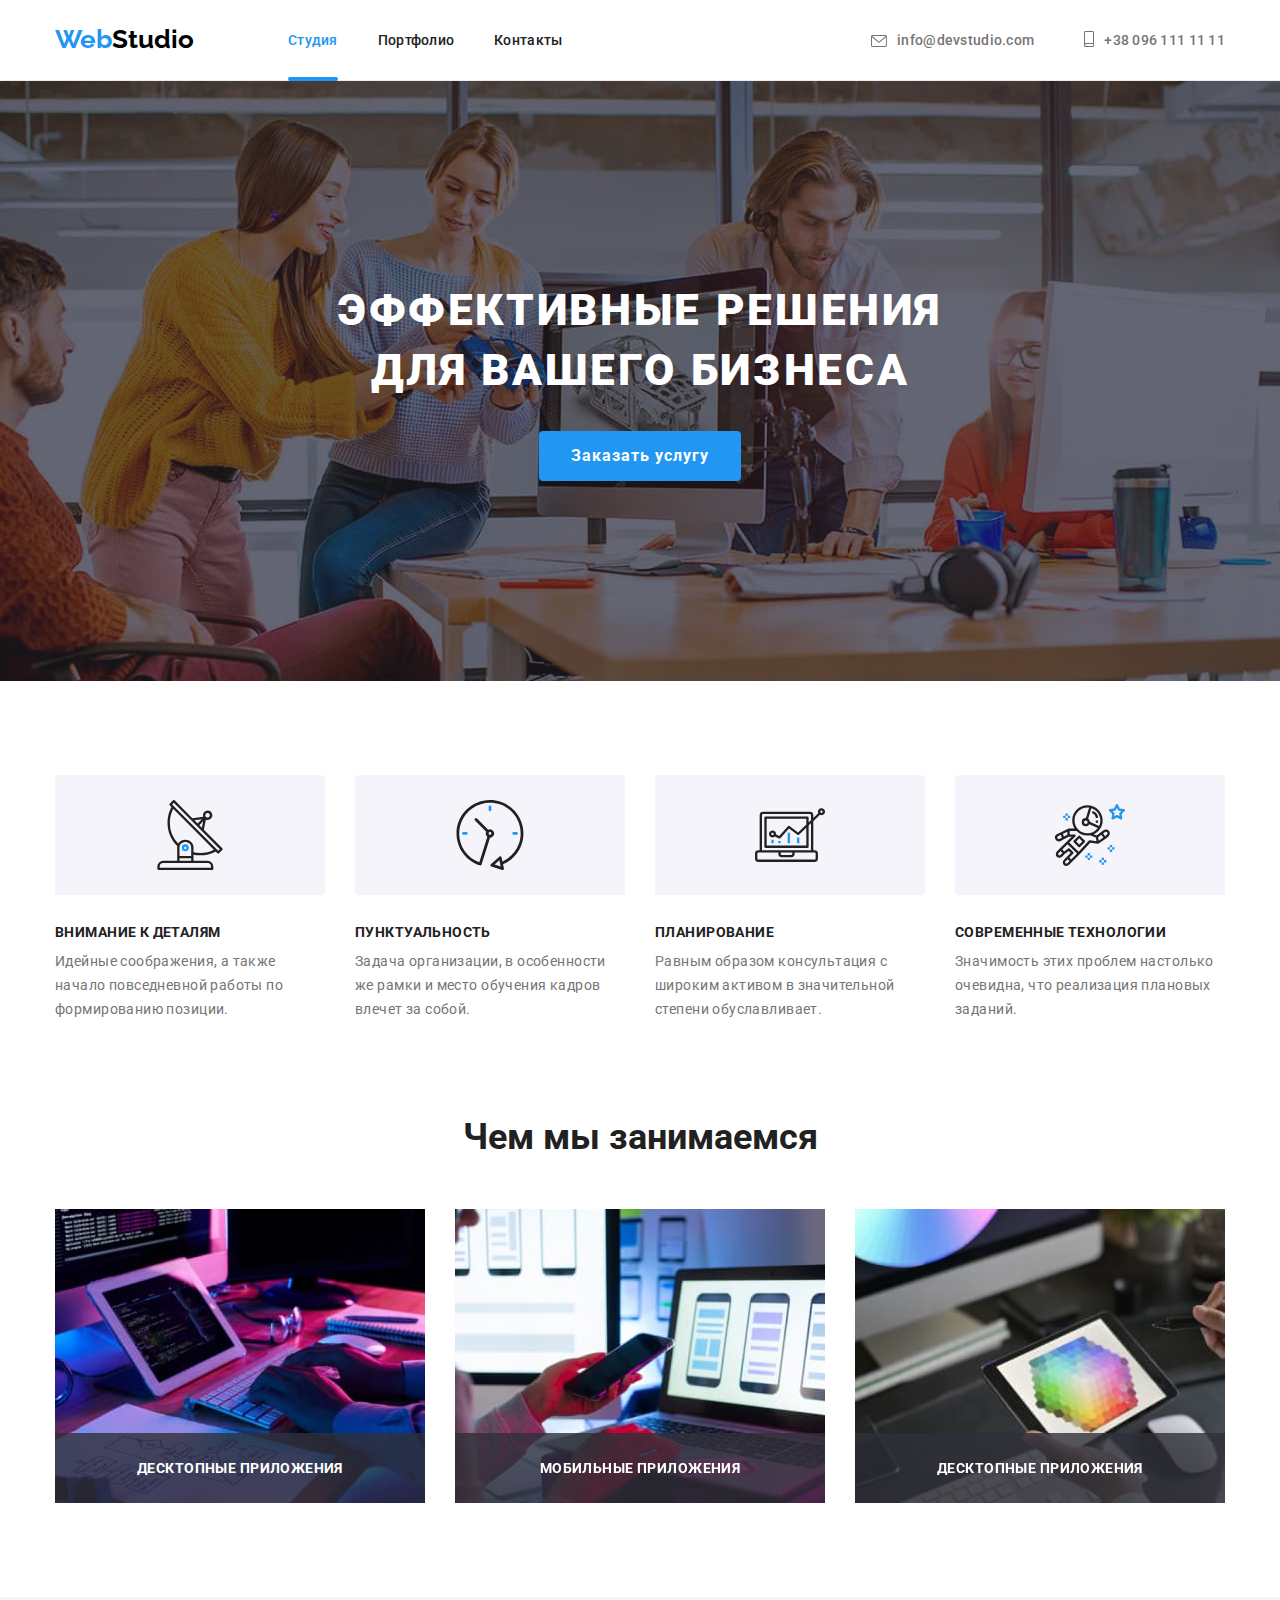
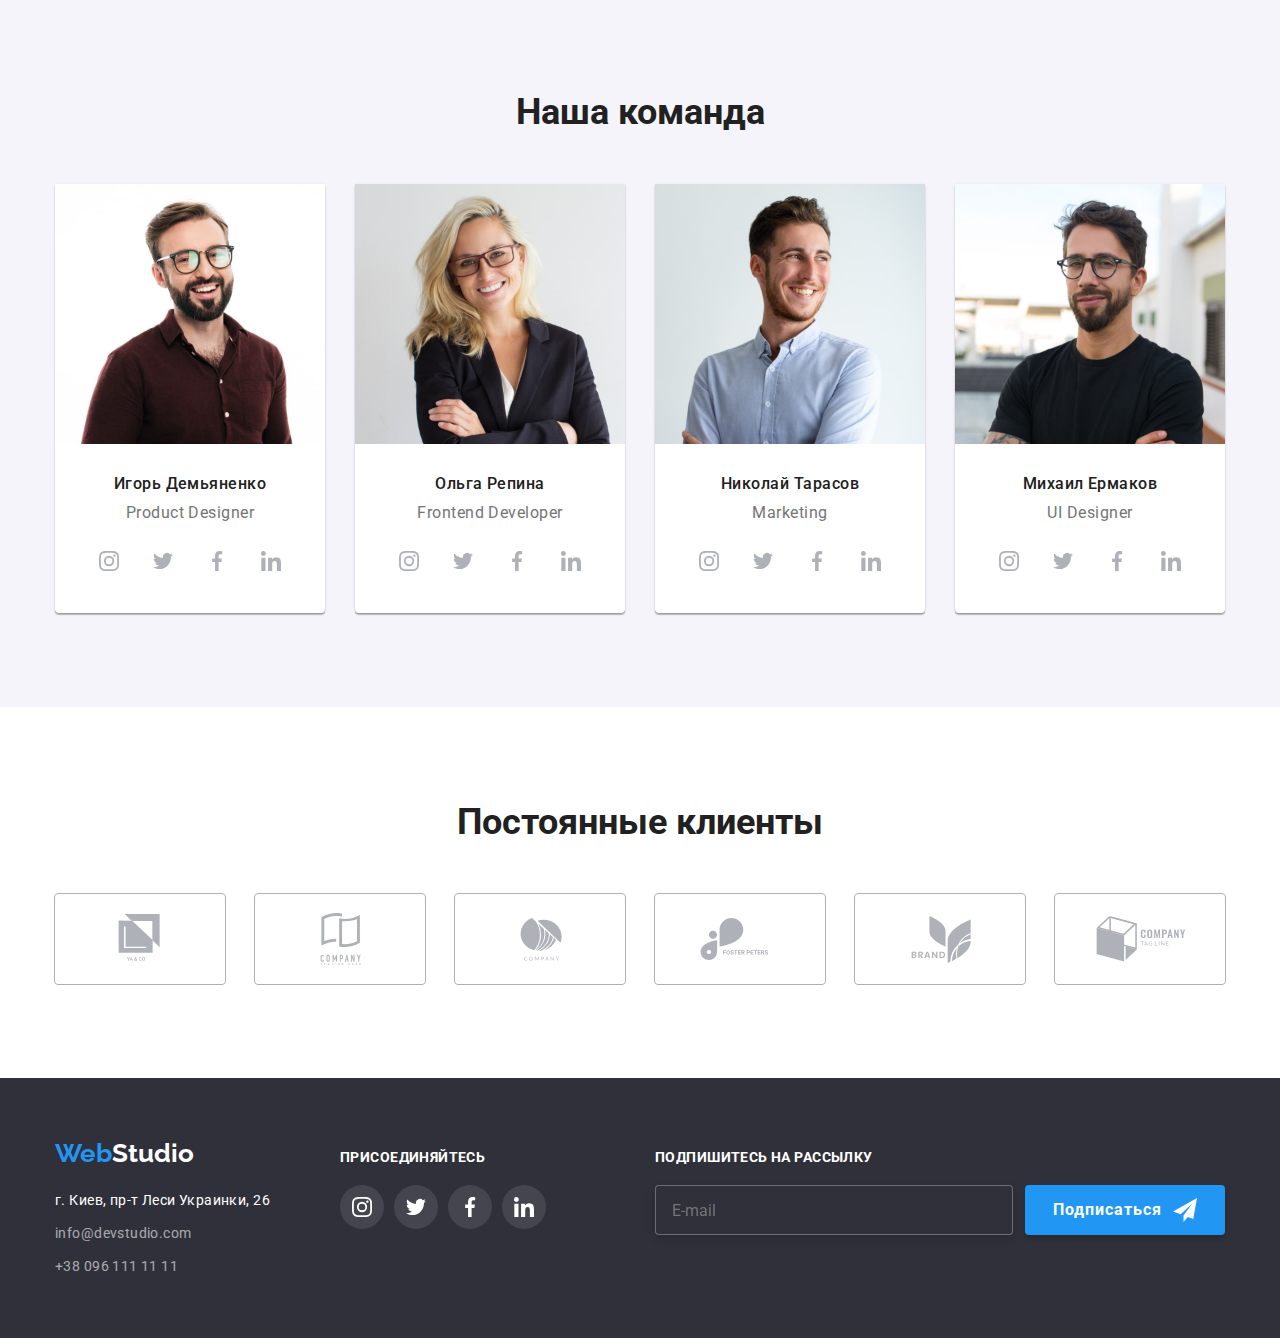
<file: index.html>
<!DOCTYPE html>
<html lang="en">
<head>
    <meta charset="UTF-8">
    <meta name="viewport" content="width=device-width, initial-scale=1.0">
    <link rel="preconnect" href="https://fonts.gstatic.com">
    <link rel="preconnect" href="https://fonts.gstatic.com">
    <link rel="preconnect" href="https://fonts.gstatic.com">
    <link
        href="https://fonts.googleapis.com/css2?family=Raleway:wght@700&family=Roboto:ital,wght@0,400;0,500;0,700;1,900&display=swap"
        rel="stylesheet">
    <!-- <link rel="stylesheet" href="./modern-normalize.css">     -->
    <link rel="stylesheet" href="./css/main.min.css">
    <title>WebStudio</title>
</head>
<body>
        <!--header-->
        <header class="header">
            <nav>
        
                <div class="container">
                    <a class="logo" href="/"><span>Web</span>Studio</a>
                    <ul class="nav-list">
                        <li class="item">
                            <a class="link current" href="./index.html">Студия</a>
                        </li>
                        <li class="item">
                            <a class="link" href="./portfolio.html">Портфолио</a>
                        </li>
                        <li class="item">
                            <a class="link" href="">Контакты</a>
                        </li>
                    </ul>
        
                    <ul class="nav-contacts">
                        <li class="item"> 
                            <a class="link" href="mailto:info@devstudio.com"><svg class="link-mail">
                                <use href="./sprite.svg#icon-mail"></use>
                            </svg>info@devstudio.com</a>
                        </li>
                        <li class="item"> 
                            <a class="link" href="tel:+380961111111"><svg class="link-phone" width="10" heigdht="16">
                                <use href="./sprite.svg#icon-telephone"></use>
                            </svg>+38 096 111 11 11</a>
                        </li>
                    </ul>
                </div>
        
            </nav>
        </header>
        
        <main>
        
            <!--hero-->
        
            <section class="hero">
                <div class="wrapper-hero">
                    <h1 class="hero-title">Эффективные решения для вашего бизнеса</h1>
                    <button class="button" href="#" data-modal-open>Заказать услугу</button>
                </div>
            </section>

            <div class="backdrop is-hidden" data-modal>
                <div class="modal">
                    <button class="button-close" data-modal-close>
                        <svg class="icon-close">
                            <use href="./sprite.svg#icon-close"></use>
                        </svg>
                    </button>
                    <form class="form" action="#" autocomplete="off">
                        <h2>Оставьте свои данные, мы вам перезвоним</h2>
                        <div class="inputs">
                            <label class="label-form">
                                <span class="text-form">Имя</span>
                                <input class="input-form" type="text">
                                <svg width="18" height="18">
                                    <use href="./sprite.svg#icon-person-black"></use>
                                </svg>
                            </label>
                            <label class="label-form">
                                <span class="text-form">Телефон</span>
                                <input class="input-form" type="tel">
                                <svg width="18" height="18">
                                    <use href="./sprite.svg#icon-phone-black"></use>
                                </svg>
                            </label>
                            <label class="label-form">
                                <span class="text-form">Почта</span>
                                <input class="input-form" type="mail">
                                <svg width="18" height="18">
                                    <use href="./sprite.svg#icon-email-black"></use>
                                </svg>
                            </label>
                            <label class="label-form">
                                <span class="text-form">Комментарий</span>
                                <textarea class="input-form comment" name="comment" cols="45" rows="5" placeholder="Введите текст"></textarea>

                            </label>
                        </div>
                        <div class="checkbox">
                            <label class="lable-checkbox">
                                <input class="input-checkbox" type="checkbox" value="agree" name="checkbox">
                                <svg width="16" height="15">
                                    <use href="./sprite.svg#icon-border-check"></use>
                                </svg>
                                <span class="checkbox-text">Соглашаюсь с рассылкой и принимаю</span> 
                                <a class="checkbox-link" href=""> Условия договора</a>
                            </label>
                        </div>
                        <button class="button-modal"><span>Отправить</span></button>
                    </form>
                </div>
            </div>
        
            <!--advantages-->
        
            <section class="advantages">
                <div class="container">
                    <!-- <h2>Почему именно мы</h2> -->
                    <ul class="advantages-list">
                        <li class="advantages-item">
                            <div class="wrapper-icons">
                                <svg class="advantages-icon">
                                    <use href="./sprite.svg#icon-antenna"></use>
                                </svg>
                            </div>
                            <h3 class="advantages-title">Внимание к деталям</h3>
                            <p class="advantages-text">Идейные соображения, а также начало повседневной
                                работы по формированию позиции.
                            </p>
                        </li>
                        <li class="advantages-item">
                            <div class="wrapper-icons">
                                <svg class="advantages-icon">
                                    <use href="./sprite.svg#icon-clock"></use>
                                </svg>
                            </div>
                            <h3 class="advantages-title">Пунктуальность</h3>
                            <p class="advantages-text">Задача организации, в особенности же рамки и место
                                обучения кадров влечет за собой.
                            </p>
                        </li>
                        <li class="advantages-item">
                            <div class="wrapper-icons">
                                <svg class="advantages-icon">
                                    <use href="./sprite.svg#icon-diagram"></use>
                                </svg>
                            </div>
                            <h3 class="advantages-title">Планирование</h3>
                            <p class="advantages-text">Равным образом консультация с широким активом в
                                значительной степени обуславливает.
                            </p>
                        </li>
                        <li class="advantages-item">
                            <div class="wrapper-icons">
                                <svg class="advantages-icon">
                                    <use href="./sprite.svg#icon-astronaut"></use>
                                </svg>
                            </div>
                            <h3 class="advantages-title">Современные технологии</h3>
                            <p class="advantages-text">Значимость этих проблем настолько очевидна,
                                что реализация плановых заданий.
                            </p>
                        </li>
                    </ul>
                </div>
            </section>
        
            <!--activity-->
        
            <section class="activity">
                <div class="container">
                    <h2 class="title">Чем мы занимаемся</h2>
                    <ul class="activity-list">
                        <li class="activity-item">
                            <img src="./Images/work1.jpg" alt="" width="370">
                            <div class="activity-text">
                                <p>Десктопные приложения</p>
                            </div>
                        </li>
                        <li class="activity-item">
                            <img src="./Images/work2.jpg" alt="" width="370">
                            <div class="activity-text">
                                <p>Мобильные приложения</p>
                            </div>
                        </li>
                        <li class="activity-item">
                            <img src="./Images/work3.jpg" alt="" width="370">
                            <div class="activity-text">
                                <p>Десктопные приложения</p>
                            </div>
                        </li>
                    </ul>
                </div>
            </section>
        
            <!--team-->
        
            <section class="team">
                <div class="container">
                    <h2 class="title">Наша команда</h2>
                    <ul class="team-list">
                        <li class="team-item">
                            <img src="./Images/specialist1.jpg" alt="" width="270">
                            <h3 class="employee">Игорь Демьяненко</h3>
                            <p class="position">Product Designer</p>
                            <ul class="social-networks">
                                <li class="social-icons-wr">
                                    <a class="social-icons"  href="">
                                        <svg class="social-icon">
                                            <use href="./sprite.svg#icon-instagram"  width="20" height="20"></use>
                                        </svg>
                                    </a>
                                </li>
                                <li class="social-icons-wr">
                                    <a class="social-icons" href="">
                                        <svg class="social-icon">
                                            <use href="./sprite.svg#icon-twitter" width="20" height="20"></use>
                                        </svg>
                                    </a>
                                </li>
                                <li class="social-icons-wr">
                                <a class="social-icons" href="">
                                    <svg class="social-icon">
                                        <use href="./sprite.svg#icon-facebook" width="20" height="20"></use>
                                    </svg>
                                </a>
                                </li>
                                <li class="social-icons-wr">
                                    <a class="social-icons" href="">
                                        <svg class="social-icon">
                                            <use href="./sprite.svg#icon-linkedin" width="20" height="20"></use>
                                        </svg>
                                    </a>
                                </li>
                            </ul>
                        </li>
                        <li class="team-item">
                            <img src="./Images/specialist2.jpg" alt="" width="270">
                            <h3 class="employee">Ольга Репина</h3>
                            <p class="position">Frontend Developer</p>
                            <ul class="social-networks">
                                <li class="social-icons-wr">
                                    <a class="social-icons" href="">
                                        <svg class="social-icon">
                                            <use href="./sprite.svg#icon-instagram" width="20" height="20"></use>
                                        </svg>
                                    </a>
                                </li>
                                <li class="social-icons-wr">
                                    <a class="social-icons" href="">
                                        <svg class="social-icon">
                                            <use href="./sprite.svg#icon-twitter" width="20" height="20"></use>
                                        </svg>
                                    </a>
                                </li>
                                <li class="social-icons-wr">
                                    <a class="social-icons" href="">
                                        <svg class="social-icon">
                                            <use href="./sprite.svg#icon-facebook" width="20" height="20"></use>
                                        </svg>
                                    </a>
                                </li>
                                <li class="social-icons-wr">
                                    <a class="social-icons" href="">
                                        <svg class="social-icon">
                                            <use href="./sprite.svg#icon-linkedin" width="20" height="20"></use>
                                        </svg>
                                    </a>
                                </li>
                            </ul>
                        </li>
                        <li class="team-item">
                            <img src="./Images/specialist3.jpg" alt="" width="270">
                            <h3 class="employee">Николай Тарасов</h3>
                            <p class="position">Marketing</p>
                            <ul class="social-networks">
                                <li class="social-icons-wr">
                                    <a class="social-icons" href="">
                                        <svg class="social-icon">
                                            <use href="./sprite.svg#icon-instagram" width="20" height="20"></use>
                                        </svg>
                                    </a>
                                </li>
                                <li class="social-icons-wr">
                                    <a class="social-icons" href="">
                                        <svg class="social-icon">
                                            <use href="./sprite.svg#icon-twitter" width="20" height="20"></use>
                                        </svg>
                                    </a>
                                </li>
                                <li class="social-icons-wr">
                                    <a class="social-icons" href="">
                                        <svg class="social-icon">
                                            <use href="./sprite.svg#icon-facebook" width="20" height="20"></use>
                                        </svg>
                                    </a>
                                </li>
                                <li class="social-icons-wr">
                                    <a class="social-icons" href="">
                                        <svg class="social-icon">
                                            <use href="./sprite.svg#icon-linkedin" width="20" height="20"></use>
                                        </svg>
                                    </a>
                                </li>
                            </ul>
                        </li>
                        <li class="team-item">
                            <img src="./Images/specialist4.jpg" alt="" width="270">
                            <h3 class="employee">Михаил Ермаков</h3>
                            <p class="position">UI Designer</p>
                            <ul class="social-networks">
                                <li class="social-icons-wr">
                                    <a class="social-icons" href="">
                                        <svg class="social-icon">
                                            <use href="./sprite.svg#icon-instagram" width="20" height="20"></use>
                                        </svg>
                                    </a>
                                </li>
                                <li class="social-icons-wr">
                                    <a class="social-icons" href="">
                                        <svg class="social-icon">
                                            <use href="./sprite.svg#icon-twitter" width="20" height="20"></use>
                                        </svg>
                                    </a>
                                </li>
                                <li class="social-icons-wr">
                                    <a class="social-icons" href="">
                                        <svg class="social-icon">
                                            <use href="./sprite.svg#icon-facebook" width="20" height="20"></use>
                                        </svg>
                                    </a>
                                </li>
                                <li class="social-icons-wr">
                                    <a class="social-icons" href="">
                                        <svg class="social-icon">
                                            <use href="./sprite.svg#icon-linkedin" width="20" height="20"></use>
                                        </svg>
                                    </a>
                                </li>
                            </ul>
                        </li>
                    </ul>
                </div>
            </section>

            <!-- clients -->

            <section class="clients">
                <div class="container">
                    <h2 class="title">Постоянные клиенты</h2>
                    <ul class="clients-list">
                        <li class="clients-wrapper">
                            <a class="clients-icons" href="">
                                <svg class="clients-icon">
                                    <use href="./sprite.svg#icon-client-1"></use>
                                </svg>
                            </a>
                        </li>
                        <li class="clients-wrapper">
                            <a class="clients-icons" href="">
                                <svg class="clients-icon">
                                    <use href="./sprite.svg#icon-client-2"></use>
                                </svg>
                            </a>
                        </li>
                        <li class="clients-wrapper">
                            <a class="clients-icons" href="">
                                <svg class="clients-icon">
                                    <use href="./sprite.svg#icon-client-3"></use>
                                </svg>
                            </a>
                        </li>
                        <li class="clients-wrapper">
                            <a class="clients-icons" href="">
                                <svg class="clients-icon">
                                    <use href="./sprite.svg#icon-client-4"></use>
                                </svg>
                            </a>
                        </li>
                        <li class="clients-wrapper">
                            <a class="clients-icons" href="">
                                <svg class="clients-icon">
                                    <use href="./sprite.svg#icon-client-5"></use>
                                </svg>
                            </a>
                        </li>
                        <li class="clients-wrapper">
                            <a class="clients-icons" href="">
                                <svg class="clients-icon">
                                    <use href="./sprite.svg#icon-client-6"></use>
                                </svg>
                            </a>
                        </li>
                    </ul>
                </div>
            </section>
        </main>
        
        <!--Footer-->
        
        <footer class="footer">
            <div class="container footer-container">
                <div>
                    <a class="logo" href="/"><span>Web</span>Studio</a>
                    <address>
                        <ul>
                            <li class="footer-item">
                                <a class="physical-addr" href="https://goo.gl/maps/uuf63Y5LSHBS14dH9" target="blank">
                                    г. Киев, пр-т Леси Украинки, 26
                                </a>
                            </li>
                            <li class="footer-item">
                                <a class="connection" href="mailto:info@devstudio.com">info@devstudio.com</a>
                            </li>
                            <li class="footer-item">
                                <a class="connection" href="tel:+380961111111">+38 096 111 11 11</a>
                            </li>
                        </ul>
                    </address>
                </div>
                <div class="social-links">
                    <h3 class="ft-icons-title">присоединяйтесь</h3>
                    <ul class="social-networks ft-icons">
                        <li class="social-icons-wr">
                            <a class="social-icons " href="">
                                <svg class="social-icon">
                                    <use href="./sprite.svg#icon-instagram" width="20" height="20"></use>
                                </svg>
                            </a>
                        </li>
                        <li class="social-icons-wr">
                            <a class="social-icons" href="">
                                <svg class="social-icon">
                                    <use href="./sprite.svg#icon-twitter" width="20" height="20"></use>
                                </svg>
                            </a>
                        </li>
                        <li class="social-icons-wr">
                            <a class="social-icons" href="">
                                <svg class="social-icon">
                                    <use href="./sprite.svg#icon-facebook" width="20" height="20"></use>
                                </svg>
                            </a>
                        </li>
                        <li class="social-icons-wr">
                            <a class="social-icons" href="">
                                <svg class="social-icon">
                                    <use href="./sprite.svg#icon-linkedin" width="20" height="20"></use>
                                </svg>
                            </a>
                        </li>
                    </ul>
                </div>
                <div class="send">
                    <h2>Подпишитесь на рассылку</h2>
                    <form class="form-send">
                        <label>
                                <input class="input-send" type="mail" name="input-send" placeholder="E-mail" autocomplete="off">
                        </label>
                        <button class="button-send"><span>Подписаться</span>
                            <svg width="24px" height="24px">
                                <use href="./sprite.svg#icon-send"></use>
                            </svg>
                        </button> 
                    </form>
                </div>
             </div> <!--container -->
        </footer>
<script src="./js/modal.js"></script>        
</body>
</html>
</file>
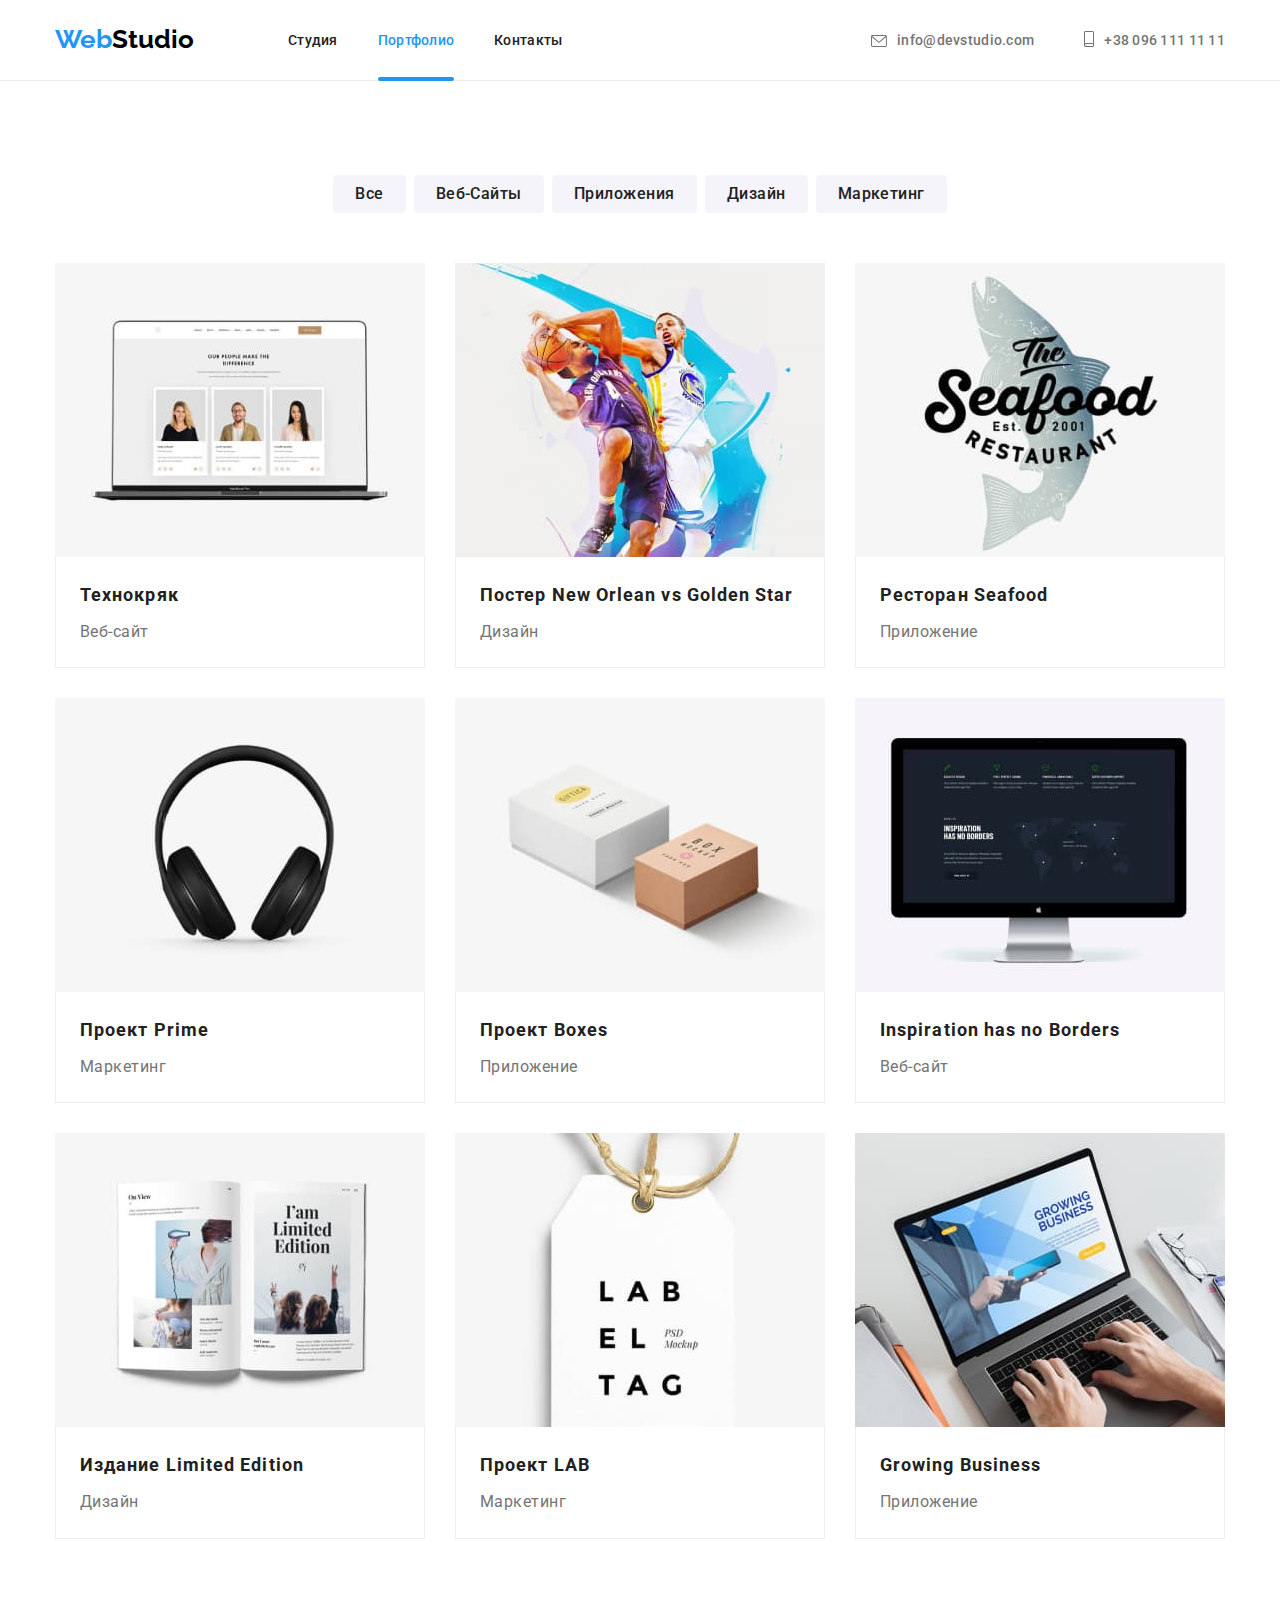
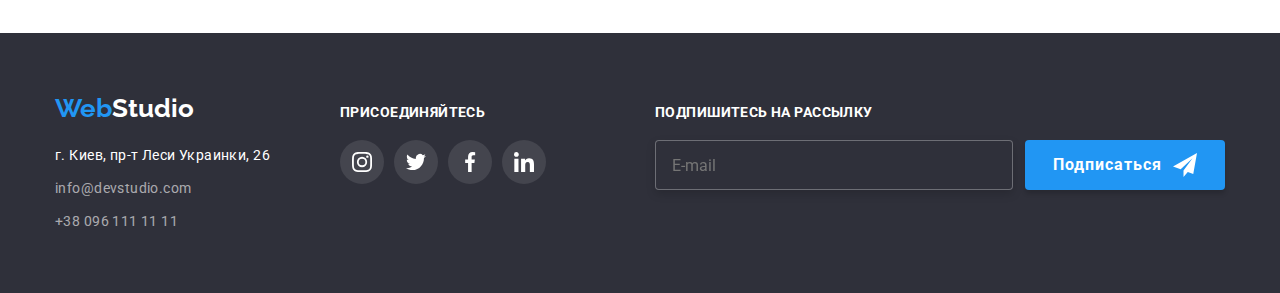
<file: portfolio.html>
<!DOCTYPE html>
<html lang="en">
<head>
    <meta charset="UTF-8">
    <meta name="viewport" content="width=device-width, initial-scale=1.0">
    <link rel="preconnect" href="https://fonts.gstatic.com">
    <link rel="preconnect" href="https://fonts.gstatic.com">
    <link rel="preconnect" href="https://fonts.gstatic.com">
    <link
        href="https://fonts.googleapis.com/css2?family=Raleway:wght@700&family=Roboto:ital,wght@0,400;0,500;0,700;1,900&display=swap"
        rel="stylesheet">
    <link rel="stylesheet" href="./css/main.min.css">
    <title>Portfolio</title>
</head>
<body>

        <!--header-->    
        <header class="header">
            <nav>
        
                <div class="container">
                    <a class="logo" href="/"><span>Web</span>Studio</a>
                    <ul class="nav-list">
                        <li class="item">
                            <a class="link " href="./index.html">Студия</a>
                        </li>
                        <li class="item">
                            <a class="link current" href="./portfolio.html">Портфолио</a>
                        </li>
                        <li class="item">
                            <a class="link" href="">Контакты</a>
                        </li>
                    </ul>
        
                    <ul class="nav-contacts">
                        <li class="item">
                            <a class="link" href="mailto:info@devstudio.com"><svg class="link-mail">
                                    <use href="./sprite.svg#icon-mail"></use>
                                </svg>info@devstudio.com</a>
                        </li>
                        <li class="item">
                            <a class="link" href="tel:+380961111111"><svg class="link-phone" width="10" heigdht="16">
                                    <use href="./sprite.svg#icon-telephone"></use>
                                </svg>+38 096 111 11 11</a>
                        </li>
                    </ul>
                </div>
        
            </nav>
        </header>

        <!--main-->
        <main>
            <section class="portfolio">
                <div class="container">
                    <h1 class="invisible">портфолио</h1>
                    <ul class="filters">
                        <li class="filter-item">
                            <button class="filter">все</button>
                        </li>
                        <li class="filter-item">
                            <button class="filter">веб-сайты</button>
                        </li>
                        <li class="filter-item">
                            <button class="filter">приложения</button>
                        </li>
                        <li class="filter-item">
                            <button class="filter">дизайн</button>
                        </li>
                        <li class="filter-item">
                            <button class="filter">маркетинг</button>
                        </li>
                    </ul>    

                    <ul class="projects">
                        <li class="card">
                            <a href=""> 
                                <div class="thumb">
                                    <div class="overlay">
                                        <p> Технокряк это современная площадка распространения коронавируса. Компании используют эту платформу для цифрового
                                            шпионажа и атак на защищённые сервера конкурентов.</p>
                                    </div>
                                    <img src="./Images/технокряк.jpg" alt="">
                                </div>
                                <div class="card-content">
                                    <h2 class="project">Технокряк</h2>
                                    <p class="type">Веб-сайт</p>
                                </div>
                            </a>
                    
                        </li>
                        <li class="card">
                            <a href="">
                                <div class="thumb">
                                    <div class="overlay">
                                       <p> Технокряк это современная площадка распространения коронавируса. Компании используют эту платформу для цифрового
                                        шпионажа и атак на защищённые сервера конкурентов.</p>
                                    </div>
                                    <img src="./Images/постер new orlean.jpg" alt="">
                                </div>
                                <div class="card-content">
                                    <h2 class="project">Постер New Orlean vs Golden Star</h2>
                                    <p class="type">Дизайн</p>
                                </div>
                            </a>
                    
                        </li>
                        <li class="card">
                            <a href=""> 
                                <div class="thumb">
                                    <div class="overlay">
                                        <p> Технокряк это современная площадка распространения коронавируса. Компании используют эту платформу для цифрового
                                            шпионажа и атак на защищённые сервера конкурентов.</p>
                                    </div>
                                    <img src="./Images/приложение seafood.jpg" alt="">
                                </div>
                                <div class="card-content">
                                    <h2 class="project">Ресторан Seafood</h2>
                                    <p class="type">Приложение</p>
                                </div>
                            </a>
                    
                        </li>
                        <li class="card">
                            <a href=""> 
                                <div class="thumb">
                                    <div class="overlay">
                                        <p> Технокряк это современная площадка распространения коронавируса. Компании используют эту платформу для цифрового
                                            шпионажа и атак на защищённые сервера конкурентов.</p>
                                    </div>
                                    <img src="./Images/проэкт prime.jpg" alt="">
                                </div>
                                <div class="card-content">
                                    <h2 class="project">Проект Prime</h2>
                                    <p class="type">Маркетинг</p>
                                </div>
                            </a>
                    
                        </li>
                        <li class="card">
                            <a href=""> 
                                <div class="thumb">
                                    <div class="overlay">
                                        <p> Технокряк это современная площадка распространения коронавируса. Компании используют эту платформу для цифрового
                                            шпионажа и атак на защищённые сервера конкурентов.</p>
                                    </div>
                                    <img src="./Images/проэкт boxes.jpg" alt="">
                                </div>
                                <div class="card-content">
                                    <h2 class="project">Проект Boxes</h2>
                                    <p class="type">Приложение</p>
                                </div>
                            </a>
                    
                        </li>
                        <li class="card">
                            <a href=""> 
                                <div class="thumb">
                                    <div class="overlay">
                                        <p> Технокряк это современная площадка распространения коронавируса. Компании используют эту платформу для цифрового
                                            шпионажа и атак на защищённые сервера конкурентов.</p>
                                    </div>
                                    <img src="./Images/inspiration.jpg" alt="">
                                </div>
                                <div class="card-content">
                                    <h2 class="project">Inspiration has no Borders</h2>
                                    <p class="type">Веб-сайт</p>
                                </div>
                            </a>
                    
                        </li>
                        <li class="card">
                            <a href=""> 
                                <div class="thumb">
                                    <div class="overlay">
                                        <p> Технокряк это современная площадка распространения коронавируса. Компании используют эту платформу для цифрового
                                            шпионажа и атак на защищённые сервера конкурентов.</p>
                                    </div>
                                    <img src="./Images/limited education.jpg" alt="">
                                </div>
                                <div class="card-content">
                                    <h2 class="project">Издание Limited Edition</h2>
                                    <p class="type">Дизайн</p>
                                </div>
                            </a>
                    
                        </li>
                        <li class="card">
                            <a href=""> 
                                <div class="thumb">
                                    <div class="overlay">
                                        <p> Технокряк это современная площадка распространения коронавируса. Компании используют эту платформу для цифрового
                                            шпионажа и атак на защищённые сервера конкурентов.</p>
                                    </div>
                                    <img src="./Images/проэкт lab.jpg" alt="">
                                </div>
                                <div class="card-content">
                                    <h2 class="project">Проект LAB</h2>
                                    <p class="type">Маркетинг</p>
                                </div>
                            </a>
                    
                        </li>
                        <li class="card">
                            <a href=""> 
                                <div class="thumb">
                                    <div class="overlay">
                                        <p> Технокряк это современная площадка распространения коронавируса. Компании используют эту платформу для цифрового
                                            шпионажа и атак на защищённые сервера конкурентов.</p>
                                    </div>
                                    <img src="./Images/growing business.jpg" alt="">
                                </div>
                                <div class="card-content">
                                    <h2 class="project">Growing Business</h2>
                                    <p class="type">Приложение</p>
                                </div>
                            </a>
                    
                        </li>
                    </ul>
                </div> 
            </section>

        </main>

        <!--Footer-->   
    <footer class="footer">
        <div class="container footer-container">
            <div>
                <a class="logo" href="/"><span>Web</span>Studio</a>
                <address>
                    <ul>
                        <li class="footer-item">
                            <a class="physical-addr" href="https://goo.gl/maps/uuf63Y5LSHBS14dH9" target="blank">
                                г. Киев, пр-т Леси Украинки, 26
                            </a>
                        </li>
                        <li class="footer-item">
                            <a class="connection" href="mailto:info@devstudio.com">info@devstudio.com</a>
                        </li>
                        <li class="footer-item">
                            <a class="connection" href="tel:+380961111111">+38 096 111 11 11</a>
                        </li>
                    </ul>
                </address>
            </div>
            <div class="social-links">
                <h3 class="ft-icons-title">присоединяйтесь</h3>
                <ul class="social-networks ft-icons">
                    <li class="social-icons-wr">
                        <a class="social-icons " href="">
                            <svg class="social-icon">
                                <use href="./sprite.svg#icon-instagram" width="20" height="20"></use>
                            </svg>
                        </a>
                    </li>
                    <li class="social-icons-wr">
                        <a class="social-icons" href="">
                            <svg class="social-icon">
                                <use href="./sprite.svg#icon-twitter" width="20" height="20"></use>
                            </svg>
                        </a>
                    </li>
                    <li class="social-icons-wr">
                        <a class="social-icons" href="">
                            <svg class="social-icon">
                                <use href="./sprite.svg#icon-facebook" width="20" height="20"></use>
                            </svg>
                        </a>
                    </li>
                    <li class="social-icons-wr">
                        <a class="social-icons" href="">
                            <svg class="social-icon">
                                <use href="./sprite.svg#icon-linkedin" width="20" height="20"></use>
                            </svg>
                        </a>
                    </li>
                </ul>
            </div>
            <div class="send">
                <h2>Подпишитесь на рассылку</h2>
                <form class="form-send">
                    <label>
                        <input class="input-send" type="mail" name="input-send" placeholder="E-mail" autocomplete="off">
                    </label>
                    <button class="button-send"><span>Подписаться</span>
                        <svg width="24px" height="24px">
                            <use href="./sprite.svg#icon-send"></use>
                        </svg>
                    </button>
                </form>
            </div>
        </div> <!--container -->
    </footer>

</body>
</html>
</file>
<file: css/main.min.css>
/*! modern-normalize v1.0.0 | MIT License | https://github.com/sindresorhus/modern-normalize */*,*::before,*::after{-webkit-box-sizing:border-box;box-sizing:border-box}:root{-moz-tab-size:4;-o-tab-size:4;tab-size:4}html{line-height:1.15;-webkit-text-size-adjust:100%}body{margin:0;padding:0}body{font-family:system-ui,-apple-system,"Segoe UI",Roboto,Helvetica,Arial,sans-serif,"Apple Color Emoji","Segoe UI Emoji"}hr{height:0;color:inherit}abbr[title]{-webkit-text-decoration:underline dotted;text-decoration:underline dotted}b,strong{font-weight:bolder}code,kbd,samp,pre{font-family:ui-monospace, SFMono-Regular, Consolas, "Liberation Mono", Menlo, monospace;font-size:1em}small{font-size:80%}sub,sup{font-size:75%;line-height:0;position:relative;vertical-align:baseline}sub{bottom:-0.25em}sup{top:-0.5em}table{text-indent:0;border-color:inherit}button,input,optgroup,select,textarea{font-family:inherit;font-size:100%;line-height:1.15;margin:0}button,select{text-transform:none}button,[type="button"],[type="reset"],[type="submit"]{-webkit-appearance:button}::-moz-focus-inner{border-style:none;padding:0}:-moz-focusring{outline:1px dotted ButtonText}:-moz-ui-invalid{box-shadow:none}legend{padding:0}progress{vertical-align:baseline}::-webkit-inner-spin-button,::-webkit-outer-spin-button{height:auto}[type="search"]{-webkit-appearance:textfield;outline-offset:-2px}::-webkit-search-decoration{-webkit-appearance:none}::-webkit-file-upload-button{-webkit-appearance:button;font:inherit}summary{display:list-item}a{text-decoration:none}ul{list-style:none;margin:0;padding:0}img{display:block}body{font-family:"Roboto", sans-serif;background-color:#fff}.container{max-width:1200px;padding-left:15px;padding-right:15px;margin-left:auto;margin-right:auto}.header .container{display:-webkit-box;display:-ms-flexbox;display:flex;-webkit-box-align:center;-ms-flex-align:center;align-items:center}.header{border-bottom-width:1px;border-bottom-style:solid;border-bottom-color:#ececec}.logo{font-family:"Raleway", sans-serif;font-style:normal;font-weight:700;font-size:26px;color:#000;line-height:1.2}.logo>span{color:#2196f3}.nav-list{display:-webkit-box;display:-ms-flexbox;display:flex;padding-left:0;margin-left:94px}.nav-list .item+.item{margin-left:40px}.nav-list .link{display:block;padding-top:32px;padding-bottom:32px;font-weight:500;font-size:14px;line-height:16px;letter-spacing:0.02em;color:#212121}.nav-contacts{display:-webkit-box;display:-ms-flexbox;display:flex;margin-left:auto}.nav-contacts .item+.item{margin-left:50px}.nav-contacts a{font-weight:500;font-size:14px;line-height:16px;letter-spacing:0.02em;color:#757575}.link{-webkit-transition:color 250ms cubic-bezier(0.4, 0, 0.2, 1);transition:color 250ms cubic-bezier(0.4, 0, 0.2, 1)}.link:hover,.link:focus{color:#2196f3}.nav-list .link.current{color:#2196f3}.item{position:relative}.current::after{position:absolute;bottom:-1px;left:0;content:"";width:100%;height:4px;background-color:#2196f3;border-radius:2px}.link-mail{margin-right:10px;width:16px;height:12px;display:inline-block;fill:currentColor;vertical-align:middle}.link-phone{margin-right:10px;width:10px;height:16px;display:inline-block;fill:currentColor;vertical-align:top}.hero{margin-right:auto;margin-left:auto;padding-top:200px;padding-bottom:200px;height:600px;max-width:1600px;background-color:#2f303a;background-image:-webkit-gradient(linear, left top, right top, from(rgba(47,48,58,0.4)), to(rgba(47,48,58,0.4))),url(../Images/hero.jpg);background-image:linear-gradient(to right, rgba(47,48,58,0.4), rgba(47,48,58,0.4)),url(../Images/hero.jpg);background-size:cover;background-position:center}.wrapper-hero{margin-left:auto;margin-right:auto;max-width:696px;text-align:center}.hero-title{margin-top:0;margin-bottom:30px;font-weight:900;font-size:44px;line-height:1.36;letter-spacing:0.06em;text-transform:uppercase;color:#fff}.hero .button{display:inline-block;margin-left:auto;margin-right:auto;padding:10px 32px;border-radius:4px;border:none;font-weight:700;font-size:16px;line-height:1.9;letter-spacing:0.06em;color:#fff;background-color:#2196f3}.hero .button:hover,.hero .button:focus{cursor:pointer}.backdrop{position:fixed;top:0;left:0;width:100%;height:100%;background:rgba(0,0,0,0.2);-webkit-transition-property:opacity;transition-property:opacity;-webkit-transition-duration:250ms;transition-duration:250ms;-webkit-transition-timing-function:cubic-bezier(0.4, 0, 0.2, 1);transition-timing-function:cubic-bezier(0.4, 0, 0.2, 1)}.modal{position:absolute;top:50%;left:50%;-webkit-transform:translate(-50%, -50%);transform:translate(-50%, -50%);padding:40px;width:528px;height:581px;background:#fff;-webkit-box-shadow:0px 1px 3px rgba(0,0,0,0.12),0px 1px 1px rgba(0,0,0,0.14),0px 2px 1px rgba(0,0,0,0.2);box-shadow:0px 1px 3px rgba(0,0,0,0.12),0px 1px 1px rgba(0,0,0,0.14),0px 2px 1px rgba(0,0,0,0.2);border-radius:4px}.is-hidden{opacity:0;pointer-events:none}.button-close{position:absolute;top:8px;right:8px;width:30px;height:30px;padding:0;display:-webkit-box;display:-ms-flexbox;display:flex;-webkit-box-pack:center;-ms-flex-pack:center;justify-content:center;-webkit-box-align:center;-ms-flex-align:center;align-items:center;background-color:#fff;border-radius:50%;border:1px solid rgba(0,0,0,0.1)}.icon-close{width:18px;height:18px;background-color:#fff}.button-close:hover .icon-close,.button-close:focus .icon-close{fill:#2196f3}.inputs{margin-bottom:20px}.form{display:-webkit-box;display:-ms-flexbox;display:flex;-webkit-box-orient:vertical;-webkit-box-direction:normal;-ms-flex-direction:column;flex-direction:column}.form h2{margin-bottom:12px;font-weight:700;font-size:20px;line-height:1.2px;text-align:center;letter-spacing:0.03em;color:#212121}.label-form{position:relative;display:-webkit-box;display:-ms-flexbox;display:flex;-webkit-box-orient:vertical;-webkit-box-direction:normal;-ms-flex-direction:column;flex-direction:column}.label-form:not(:last-child){margin-bottom:10px}.text-form{margin-bottom:4px;font-weight:500;font-size:12px;line-height:1.2;letter-spacing:0.01em;color:#757575}.input-form{padding-top:12px;padding-bottom:12px;padding-left:42px;border:1px solid rgba(33,33,33,0.2);-webkit-box-sizing:border-box;box-sizing:border-box;border-radius:4px;cursor:pointer;font-size:16px;-webkit-transition-duration:250ms;transition-duration:250ms;-webkit-transition-timing-function:cubic-bezier(0.4, 0, 0.2, 1);transition-timing-function:cubic-bezier(0.4, 0, 0.2, 1)}.input-form:focus{border-color:#2196f3;outline:none;cursor:pointer;-webkit-transition-duration:250ms;transition-duration:250ms;-webkit-transition-timing-function:cubic-bezier(0.4, 0, 0.2, 1);transition-timing-function:cubic-bezier(0.4, 0, 0.2, 1)}.input-form:focus ~ svg{fill:#2196f3;cursor:pointer;-webkit-transition-duration:250ms;transition-duration:250ms;-webkit-transition-timing-function:cubic-bezier(0.4, 0, 0.2, 1);transition-timing-function:cubic-bezier(0.4, 0, 0.2, 1)}.label-form svg{position:absolute;bottom:14px;left:15px;fill:#212121}.comment{padding:12px 16px;max-width:448px;max-height:120px;resize:none}.checkbox{-ms-flex-item-align:center;-ms-grid-row-align:center;align-self:center;margin-bottom:30px}.lable-checkbox{display:-webkit-box;display:-ms-flexbox;display:flex;-webkit-box-align:center;-ms-flex-align:center;align-items:center}.input-checkbox{margin-right:8px;-webkit-appearance:none;-moz-appearance:none;appearance:none;cursor:pointer}.input-checkbox svg{display:inline-block;-webkit-transition-duration:250ms;transition-duration:250ms;-webkit-transition-timing-function:cubic-bezier(0.4, 0, 0.2, 1);transition-timing-function:cubic-bezier(0.4, 0, 0.2, 1)}.input-checkbox:checked+svg{background-image:url(../Images/Icons/icon-check.svg);background-color:#2196f3;background-size:contain;background-origin:border-box;fill:transparent;border-radius:2px;-webkit-transition-duration:250ms;transition-duration:250ms;-webkit-transition-timing-function:cubic-bezier(0.4, 0, 0.2, 1);transition-timing-function:cubic-bezier(0.4, 0, 0.2, 1)}.checkbox-text{margin-left:7px;margin-right:4px;font-weight:500;font-size:14px;line-height:1.7x;letter-spacing:0.03em;color:#757575}.checkbox-link{font-weight:500;font-size:14px;line-height:1.7x;letter-spacing:0.03em;color:#2196f3;text-decoration:underline}.button-modal{display:-webkit-box;display:-ms-flexbox;display:flex;-webkit-box-align:center;-ms-flex-align:center;align-items:center;-webkit-box-pack:center;-ms-flex-pack:center;justify-content:center;margin:0 auto;padding:10px 0;width:200px;height:50px;background-color:#2196f3;-webkit-box-shadow:0px 4px 4px rgba(0,0,0,0.15);box-shadow:0px 4px 4px rgba(0,0,0,0.15);border-radius:4px;border:none;cursor:pointer}.button-modal span{font-weight:700;font-size:16px;line-height:1.9px;letter-spacing:0.06em;color:#fff}.button-modal:focus,.button-modal:hover{background-color:#188ce8}.advantages{padding-top:94px}.advantages-list{display:-webkit-box;display:-ms-flexbox;display:flex}.advantages-item:not(:last-child){margin-right:30px}.advantages-title{margin-top:0;margin-bottom:10px;font-weight:700;font-size:14px;line-height:1.1;letter-spacing:0.03em;text-transform:uppercase;color:#212121}.advantages-text{margin-top:0;margin-bottom:0;font-size:14px;line-height:1.7;letter-spacing:0.03em;color:#757575}.wrapper-icons{display:-webkit-box;display:-ms-flexbox;display:flex;-webkit-box-align:center;-ms-flex-align:center;align-items:center;-webkit-box-pack:center;-ms-flex-pack:center;justify-content:center;margin-bottom:30px;width:270px;height:120px;background-color:#f5f4fa;border-radius:4px}.advantages-icon{width:70px;height:70px}.activity{padding-top:94px;padding-bottom:94px}.activity-list{display:-webkit-box;display:-ms-flexbox;display:flex}.activity-item{position:relative;width:370px;height:294px;background-color:#2f303a}.activity-item:not(:last-child){margin-right:30px}.activity-text{position:absolute;bottom:0;left:0;height:70px;width:100%;background:rgba(47,48,58,0.8)}.activity-text p{padding:27px;margin:0 auto;font-weight:700;font-size:14px;line-height:16px;text-align:center;letter-spacing:0.03em;text-transform:uppercase;color:#fff}.title{margin-top:0;margin-bottom:50px;font-weight:700;font-size:36px;line-height:1.2;text-align:center;color:#212121}.team{padding-top:94px;padding-bottom:94px;background:#f5f4fa}.team-list{display:-webkit-box;display:-ms-flexbox;display:flex}.team-item{text-align:center;background:#fff;-webkit-box-shadow:0px 1px 3px rgba(0,0,0,0.12),0px 1px 1px rgba(0,0,0,0.14),0px 2px 1px rgba(0,0,0,0.2);box-shadow:0px 1px 3px rgba(0,0,0,0.12),0px 1px 1px rgba(0,0,0,0.14),0px 2px 1px rgba(0,0,0,0.2);border-radius:0px 0px 4px 4px}.team-item:not(:last-child){margin-right:30px}.employee{margin-top:30px;margin-bottom:10px;font-weight:500;font-size:16px;line-height:1.2;letter-spacing:0.03em;color:#212121}.position{margin-top:0;margin-bottom:16px;font-weight:400;font-size:16px;line-height:1.2;letter-spacing:0.03em;color:#757575}.social-networks{display:-webkit-box;display:-ms-flexbox;display:flex;margin-bottom:30px;-webkit-box-pack:center;-ms-flex-pack:center;justify-content:center}.social-icons{display:-webkit-box;display:-ms-flexbox;display:flex;-webkit-box-pack:center;-ms-flex-pack:center;justify-content:center;-webkit-box-align:center;-ms-flex-align:center;align-items:center;width:44px;height:44px;border-radius:50%;color:#afb1b8;-webkit-transition:background-color 250ms cubic-bezier(0.4, 0, 0.2, 1),color 250ms cubic-bezier(0.4, 0, 0.2, 1);transition:background-color 250ms cubic-bezier(0.4, 0, 0.2, 1),color 250ms cubic-bezier(0.4, 0, 0.2, 1)}.social-icons:hover,.social-icons:focus{background-color:#2196f3;color:#fff}.social-icons-wr:not(:last-child){margin-right:10px}.social-icon{width:20px;height:20px;fill:currentColor}.clients{padding-top:94px;padding-bottom:94px}.clients-list{display:-webkit-box;display:-ms-flexbox;display:flex;-webkit-box-pack:center;-ms-flex-pack:center;justify-content:center}.clients-wrapper{display:-webkit-box;display:-ms-flexbox;display:flex;-webkit-box-pack:center;-ms-flex-pack:center;justify-content:center;-webkit-box-align:center;-ms-flex-align:center;align-items:center;width:170px;height:90px}.clients-wrapper:not(:last-child){margin-right:30px}.clients-icons{display:-webkit-box;display:-ms-flexbox;display:flex;color:#afb1b8;border:1px solid;border-radius:4px;-webkit-transition:color 250ms cubic-bezier(0.4, 0, 0.2, 1);transition:color 250ms cubic-bezier(0.4, 0, 0.2, 1)}.clients-icons:hover,.clients-icons:focus{color:#2196f3}.clients-icon{width:170px;height:90px;fill:currentColor}.footer{padding-top:60px;padding-bottom:60px;background:#2f303a}.footer .logo{display:inline-block;color:#fff}.footer address{margin-top:20px}.footer-item:not(:last-child){margin-bottom:9px}.physical-addr{font-style:normal;font-weight:400;font-size:14px;line-height:1.7;letter-spacing:0.03em;color:#fff}.connection{font-style:normal;font-weight:400;font-size:14px;line-height:1.7;letter-spacing:0.03em;color:rgba(255,255,255,0.6)}.footer-container{display:-webkit-box;display:-ms-flexbox;display:flex}.social-links{padding-top:12px;margin-left:70px}.ft-icons-title{margin-top:0;margin-bottom:20px;font-weight:bold;font-size:14px;line-height:1.1;letter-spacing:0.03em;text-transform:uppercase;color:#fff}.ft-icons{-webkit-box-pack:start;-ms-flex-pack:start;justify-content:start}.ft-icons .social-icons{background:rgba(255,255,255,0.1);color:#fff}.ft-icons .social-icons:hover,.ft-icons .social-icons:focus{background-color:#2196f3}.ft-icons .social-icon{fill:currentColor}.send{margin-left:auto;padding-top:12px}.send h2{margin-top:0;margin-bottom:20px;font-weight:700;font-size:14px;line-height:1.1;letter-spacing:0.03em;text-transform:uppercase;color:#fff}.form-send{display:-webkit-box;display:-ms-flexbox;display:flex;-webkit-box-align:center;-ms-flex-align:center;align-items:center}.input-send{margin-right:12px;padding:15px 16px;width:358px;height:50px;color:#fff;background-color:#2f303a;border:1px solid rgba(255,255,255,0.3);-webkit-box-sizing:border-box;box-sizing:border-box;-webkit-filter:drop-shadow(0px 4px 4px rgba(0,0,0,0.15));filter:drop-shadow(0px 4px 4px rgba(0,0,0,0.15));border-radius:4px;-webkit-transition-duration:250ms;transition-duration:250ms;-webkit-transition-timing-function:cubic-bezier(0.4, 0, 0.2, 1);transition-timing-function:cubic-bezier(0.4, 0, 0.2, 1)}.input-send:focus{border-color:#2196f3;outline:none;cursor:pointer;-webkit-transition-duration:250ms;transition-duration:250ms;-webkit-transition-timing-function:cubic-bezier(0.4, 0, 0.2, 1);transition-timing-function:cubic-bezier(0.4, 0, 0.2, 1)}.button-send{display:-webkit-box;display:-ms-flexbox;display:flex;-webkit-box-align:center;-ms-flex-align:center;align-items:center;-webkit-box-pack:justify;-ms-flex-pack:justify;justify-content:space-between;padding:10px 28px;width:200px;height:50px;font-weight:700;font-size:16px;line-height:1.9;letter-spacing:0.06em;color:#fff;fill:currentColor;background-color:#2196f3;-webkit-box-shadow:0px 4px 4px rgba(0,0,0,0.15);box-shadow:0px 4px 4px rgba(0,0,0,0.15);border-radius:4px;border:none}.button-send:hover,.button-send:focus{cursor:pointer}.invisible{display:none}.portfolio{padding-top:94px;padding-bottom:94px}.filters{display:-webkit-box;display:-ms-flexbox;display:flex;-webkit-box-pack:center;-ms-flex-pack:center;justify-content:center;margin-bottom:50px}.filter-item:not(:last-child){margin-right:8px}.filter{padding:6px 22px;border-radius:4px;border:none;background-color:#f5f4fa;font-weight:500;font-size:16px;line-height:1.6;text-align:center;letter-spacing:0.03em;text-transform:capitalize;color:#212121;-webkit-transition:background-color 250ms cubic-bezier(0.4, 0, 0.2, 1),color 250ms cubic-bezier(0.4, 0, 0.2, 1);transition:background-color 250ms cubic-bezier(0.4, 0, 0.2, 1),color 250ms cubic-bezier(0.4, 0, 0.2, 1)}.filter:hover{background-color:#2196f3;color:#fff;-webkit-box-shadow:0px 3px 1px rgba(0,0,0,0.1),0px 1px 2px rgba(0,0,0,0.08),0px 2px 2px rgba(0,0,0,0.12);box-shadow:0px 3px 1px rgba(0,0,0,0.1),0px 1px 2px rgba(0,0,0,0.08),0px 2px 2px rgba(0,0,0,0.12)}.projects{display:-webkit-box;display:-ms-flexbox;display:flex;-ms-flex-wrap:wrap;flex-wrap:wrap}.card{margin-right:30px;margin-bottom:30px}.card:hover,.card:focus{-webkit-transform:translateY(0);transform:translateY(0);-webkit-box-shadow:0px 1px 1px rgba(0,0,0,0.12),0px 4px 4px rgba(0,0,0,0.06),1px 4px 6px rgba(0,0,0,0.16);box-shadow:0px 1px 1px rgba(0,0,0,0.12),0px 4px 4px rgba(0,0,0,0.06),1px 4px 6px rgba(0,0,0,0.16)}.card:nth-child(3n){margin-right:0}.card:nth-last-child(-n+3){margin-bottom:0}.thumb{position:relative;width:370px;height:294px;overflow:hidden}.overlay{position:absolute;top:0;left:0;width:100%;height:100%;background-color:rgba(33,150,243,0.9);-webkit-transform:translateY(100%);transform:translateY(100%);-webkit-transition:-webkit-transform 250ms cubic-bezier(0.4, 0, 0.2, 1);transition:-webkit-transform 250ms cubic-bezier(0.4, 0, 0.2, 1);transition:transform 250ms cubic-bezier(0.4, 0, 0.2, 1);transition:transform 250ms cubic-bezier(0.4, 0, 0.2, 1), -webkit-transform 250ms cubic-bezier(0.4, 0, 0.2, 1)}.card:hover .overlay,.card:focus .overlay{-webkit-transform:translateY(0);transform:translateY(0)}.overlay p{padding:63px 24px;margin:0;font-weight:normal;font-size:18px;line-height:1.6;letter-spacing:0.03em;color:#fff}.card-content{padding-top:20px;padding-bottom:20px;padding-left:24px;border-right-width:1px;border-right-style:solid;border-right-color:#eeeeee;border-bottom-width:1px;border-bottom-style:solid;border-bottom-color:#eeeeee;border-left-width:1px;border-left-style:solid;border-left-color:#eeeeee}.project{margin-top:0;margin-bottom:0;font-weight:700;font-size:18px;line-height:2;letter-spacing:0.06em;color:#212121}.type{margin-top:4px;margin-bottom:0;font-weight:400;font-size:16px;line-height:1.9;letter-spacing:0.03em;color:#757575}
/*# sourceMappingURL=main.min.css.map */
</file>
